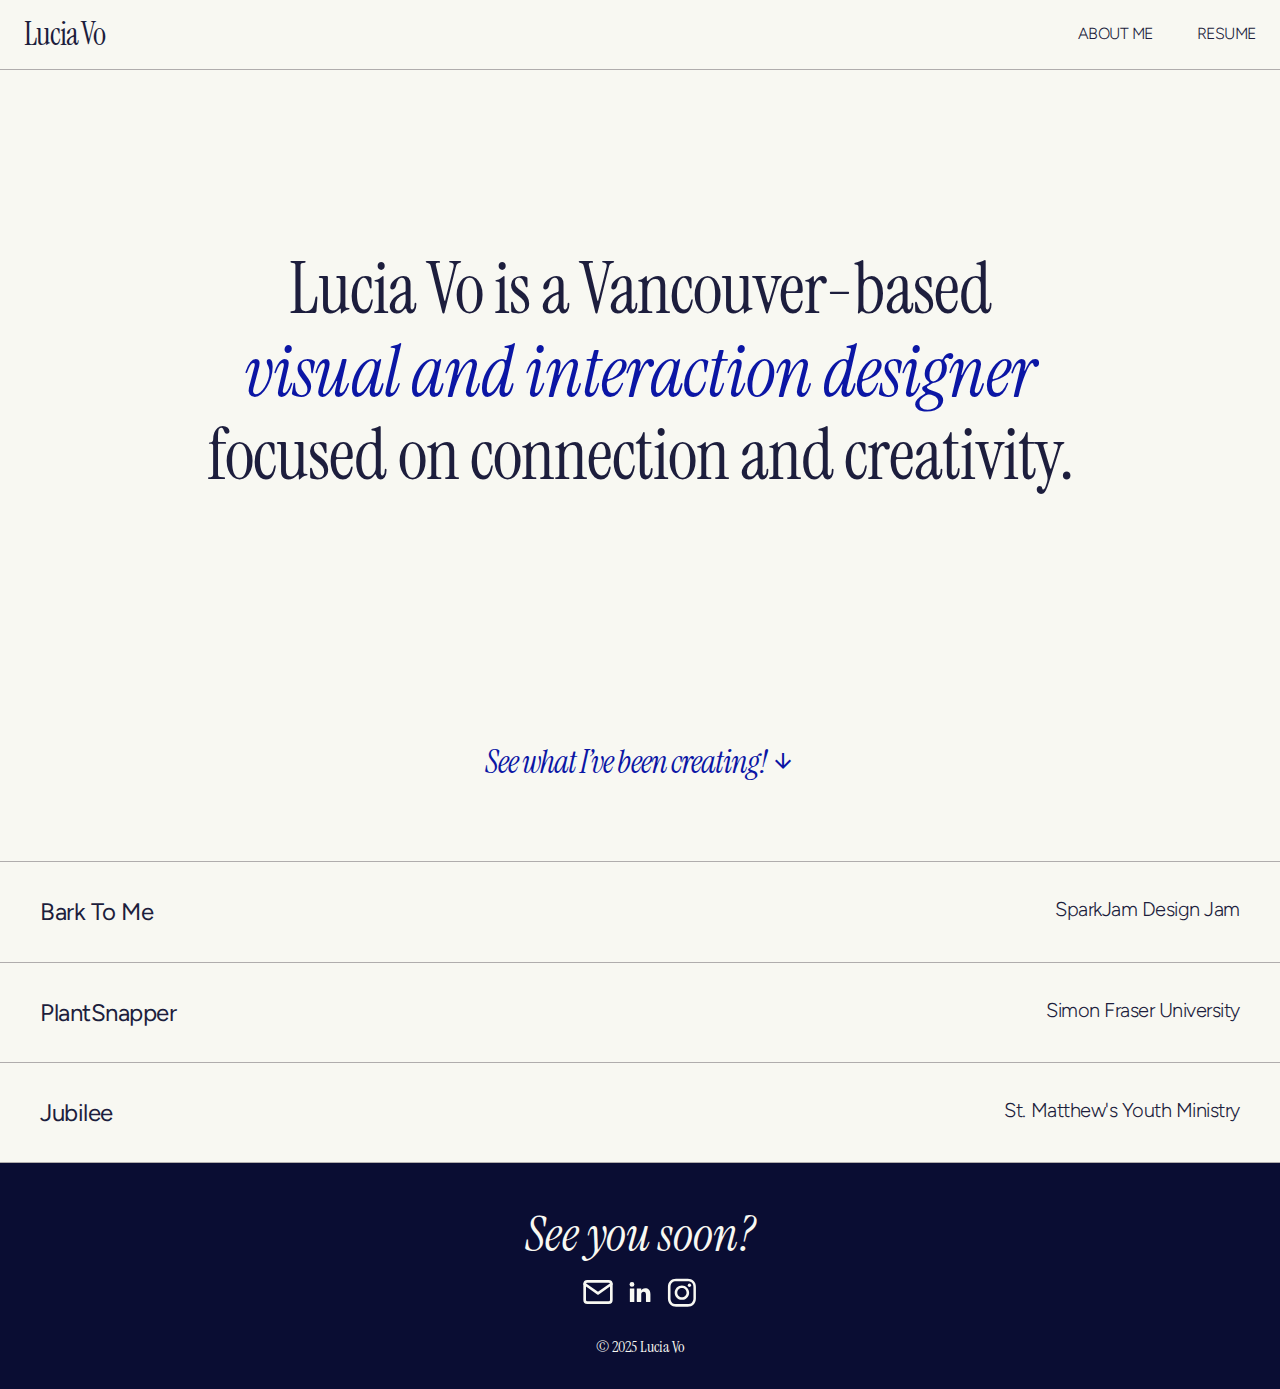
<file: index.html>
<!DOCTYPE html>
<html lang="en">
<head>
    <meta charset="utf-8" />
    <meta name="viewport" content="width=device-width, initial-scale=1.0">
    <title>Lucia's Portfolio</title>
    <link rel="icon" href="img/favicon.ico">
    <link rel="stylesheet" href="css/main.css">
    <link rel="stylesheet" href="css/grid.css">
    <link rel="stylesheet" href="css/normalize.css">
    <link rel="preconnect" href="https://fonts.googleapis.com">
    <link rel="preconnect" href="https://fonts.gstatic.com" crossorigin>
    <link href="https://fonts.googleapis.com/css2?family=Figtree:ital,wght@0,300..900;1,300..900&family=Instrument+Serif:ital@0;1&display=swap" rel="stylesheet">
    <link href="https://fonts.cdnfonts.com/css/korolev-heavy" rel="stylesheet">
    <link rel="stylesheet" href="https://fonts.googleapis.com/css2?family=Material+Symbols+Outlined:opsz,wght,FILL,GRAD@24,400,0,0&icon_names=arrow_downward" />
</head>


<body>
<header>
    <nav class = "nav-main">
    <a href="index.html" class="nav-name">Lucia Vo</a>
    <section class="nav-options">
    <a href="aboutMe.html" class="nav-main-item">ABOUT ME</a>
    <a href="https://drive.google.com/file/d/16zC4Cj_3j5Fk8yKgoccIFXzMF4IxRmFa/view" class="nav-main-item">RESUME</a>
    <!-- <a href=#footer-contact class="nav-main-item">CONTACT</a> -->
    </section>
    </nav>
</header>



<section class = "hero">
    <h1 class = "hero-text">
    Lucia Vo is a Vancouver-based <span class = "emphasis">visual and interaction designer </span> focused on connection and creativity.</h1>
<a href = "#projects-menu" class = "project-titling" >See what I’ve been creating! 
    <span class="material-symbols-outlined">
arrow_downward
</span>

</a>
</section>


<section id = "projects-menu">
    <a href="BarkToMe.html" class="projects">
    <h2>Bark To Me</h2>
    <p>SparkJam Design Jam</p>
  </a>

  <a href="PlantSnapper.html" class="projects">
    <h2>PlantSnapper</h2>
    <p>Simon Fraser University</p>
  </a>

    <a href="Jubilee.html" class="projects">
    <h2>Jubilee</h2>
    <p>St. Matthew's Youth Ministry</p>
  </a>

    <!-- <a href = "projectOne.html"><section class = "projects"><h2>PROJECT FIVE</h2></section></a> -->
</section>

    <footer>
  <div id="footer-contact">
    <h3 class="contact-header">See you soon?</h3>
    <div class="social-links">
    <a href="mailto:llv1@sfu.ca" id="mail-link" aria-label="Send an email to Lucia">
<!-- Generator: Adobe Illustrator 21.0.2, SVG Export Plug-In . SVG Version: 6.00 Build 0)  -->
<svg class="mail-icon" fill="none" height="24" stroke="currentColor" stroke-linecap="round" stroke-linejoin="round" stroke-width="2" viewBox="0 0 24 24" width="24" xmlns="http://www.w3.org/2000/svg"><path d="M4 4h16c1.1 0 2 .9 2 2v12c0 1.1-.9 2-2 2H4c-1.1 0-2-.9-2-2V6c0-1.1.9-2 2-2z"/><polyline points="22,6 12,13 2,6"/></svg>
</a>  

    <a href="https://www.linkedin.com/in/lucia-vo/" id="linkedin-link" aria-label="Lucia's LinkedIn">
<svg class="linkedin-icon" style="enable-background:new 0 0 124 124;" version="1.1" viewBox="0 0 124 124" xml:space="preserve" xmlns="http://www.w3.org/2000/svg" xmlns:xlink="http://www.w3.org/1999/xlink"><style type="text/css">
</style><g id="XMLID_12_"><g id="XMLID_15_"><g id="XMLID_16_"><g id="XMLID_17_"><path class="st0" d="M102.4,70.7v28.5c0,0.7-0.6,1.3-1.3,1.3H86.4c-0.7,0-1.3-0.6-1.3-1.3V72.7      c0-7-2.5-11.8-8.8-11.8c-4.8,0-7.6,3.2-8.9,6.3c-0.5,1.1-0.6,2.7-0.6,4.2v27.8c0,0.7-0.6,1.3-1.3,1.3H50.9      c-0.7,0-1.3-0.6-1.3-1.3c0-7.1,0.2-41.4,0-49.4c0-0.7,0.6-1.3,1.3-1.3h14.7c0.7,0,1.3,0.6,1.3,1.3v6.1c0,0.1-0.1,0.1-0.1,0.2      h0.1v-0.2c2.3-3.5,6.4-8.6,15.6-8.6C93.9,47.3,102.4,54.8,102.4,70.7L102.4,70.7z M24,100.6h14.7c0.7,0,1.3-0.6,1.3-1.3V49.8      c0-0.7-0.6-1.3-1.3-1.3H24c-0.7,0-1.3,0.6-1.3,1.3v49.5C22.8,100,23.3,100.6,24,100.6z" id="XMLID_18_"/></g></g></g><g id="XMLID_13_"><circle class="st0" cx="30.9" cy="32.7" id="XMLID_14_" r="9.3"/></g></g></svg>
</a>  

    <a href="https://www.instagram.com/luciaisdesigning/" id="ig-link" aria-label="Instagram, @luciaisdesigning">
<!-- Generator: Adobe Illustrator 21.0.2, SVG Export Plug-In . SVG Version: 6.00 Build 0)  -->
    <svg class="instagram-icon" xmlns="http://www.w3.org/2000/svg" xmlns:xlink="http://www.w3.org/1999/xlink" x="0px" y="0px"
        viewBox="0 0 56.7 56.7" enable-background="new 0 0 56.7 56.7" xml:space="preserve">
        <g>
            <path d="M28.2,16.7c-7,0-12.8,5.7-12.8,12.8s5.7,12.8,12.8,12.8S41,36.5,41,29.5S35.2,16.7,28.2,16.7z M28.2,37.7   c-4.5,0-8.2-3.7-8.2-8.2s3.7-8.2,8.2-8.2s8.2,3.7,8.2,8.2S32.7,37.7,28.2,37.7z"/>
            <circle cx="41.5" cy="16.4" r="2.9"/>
            <path d="M49,8.9c-2.6-2.7-6.3-4.1-10.5-4.1H17.9c-8.7,0-14.5,5.8-14.5,14.5v20.5c0,4.3,1.4,8,4.2,10.7c2.7,2.6,6.3,3.9,10.4,3.9   h20.4c4.3,0,7.9-1.4,10.5-3.9c2.7-2.6,4.1-6.3,4.1-10.6V19.3C53,15.1,51.6,11.5,49,8.9z M48.6,39.9c0,3.1-1.1,5.6-2.9,7.3   s-4.3,2.6-7.3,2.6H18c-3,0-5.5-0.9-7.3-2.6C8.9,45.4,8,42.9,8,39.8V19.3c0-3,0.9-5.5,2.7-7.3c1.7-1.7,4.3-2.6,7.3-2.6h20.6   c3,0,5.5,0.9,7.3,2.7c1.7,1.8,2.7,4.3,2.7,7.2V39.9L48.6,39.9z"/>
        </g>
    </svg>
</a>     
  </div>

  <div class="footer-copyright">
    © 2025 Lucia Vo
  </div>
</div>
</footer>
</body>
</html>
</file>
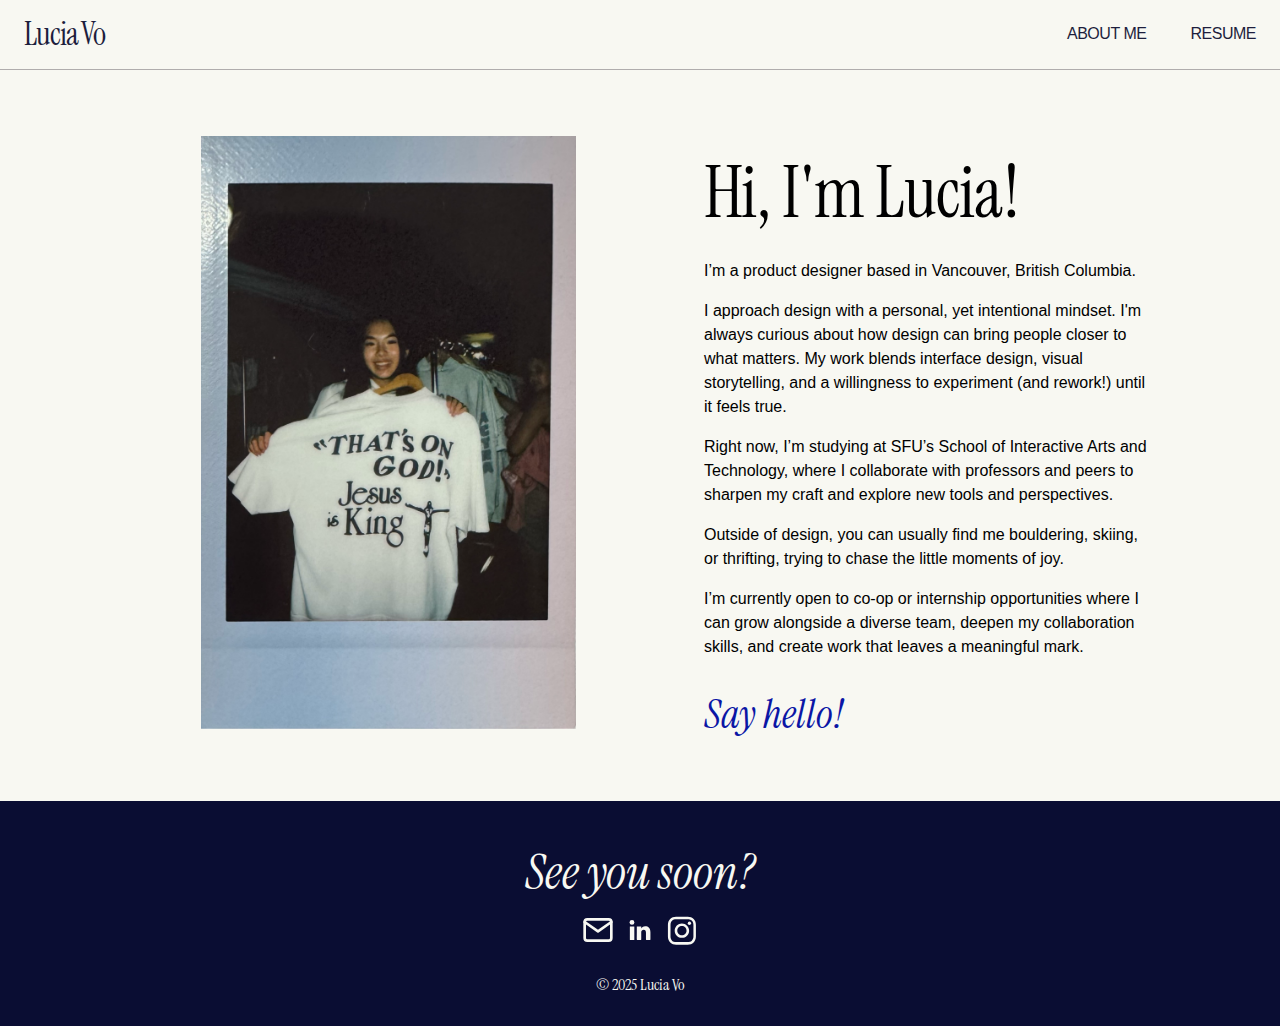
<file: aboutMe.html>
<!DOCTYPE html>
<html lang="en">
<head>
    <meta charset="utf-8" />
    <meta name="viewport" content="width=device-width, initial-scale=1.0">
    <title>About Lucia!</title>
    <link rel="icon" href="img/favicon.ico">
    <link rel="stylesheet" href="css/main.css">
    <link rel="stylesheet" href="css/grid.css">
    <link rel="stylesheet" href="css/normalize.css">
    <link rel="preconnect" href="https://fonts.googleapis.com">
    <link rel="preconnect" href="https://fonts.gstatic.com" crossorigin>
    <link href="https://fonts.googleapis.com/css2?family=Instrument+Sans:ital,wght@0,400..700;1,400..700&family=Instrument+Serif:ital@0;1&display=swap" rel="stylesheet">
</head>

<body>
<header>
    <nav class = "nav-main">
    <a href="index.html" class="nav-name">Lucia Vo</a>
    <section class="nav-options">
    <a href="aboutMe.html" class="nav-main-item">ABOUT ME</a>
    <a href="https://drive.google.com/file/d/16zC4Cj_3j5Fk8yKgoccIFXzMF4IxRmFa/view" class="nav-main-item">RESUME</a>
    <!-- <a href=#footer-contact class="nav-main-item">CONTACT</a> -->
    </section>
    </nav>
</header>

    <div class = "split-about-me">
        <div class = "left-column">
        <img class = "about-me-picture" src="img/lucia.png" loading = "lazy" width = 375 height = 593 alt="A picture of Lucia!" />
        </div>

        <div class = "right-column">
            <div class = "about-me-text">
            <h1 class = "about-me-title"> Hi, I'm Lucia!</h1>
            <p class = "about-me-description">I’m a product designer based in Vancouver, British Columbia.</p>

            <p class = "about-me-description">I approach design with a personal, yet intentional mindset. I'm always curious about how design can bring people closer to what matters. My work blends interface design, visual storytelling, and a willingness to experiment (and rework!) until it feels true.</p>

            <p class = "about-me-description">Right now, I’m studying at SFU’s School of Interactive Arts and Technology, where I collaborate with professors and peers to sharpen my craft and explore new tools and perspectives.</p>

            <p class = "about-me-description">Outside of design, you can usually find me bouldering, skiing, or thrifting, trying to chase the little moments of joy.</p>

            <p class = "about-me-description">I’m currently open to co-op or internship opportunities where I can grow alongside a diverse team, deepen my collaboration skills, and create work that leaves a meaningful mark.</p>
            </div>
            <a class = "about-me-contact" href="mailto:llv1@sfu.ca">Say hello!</a>

        </div>
    </div>
    <footer>
  <div id="footer-contact">
    <h2 class="contact-header">See you soon?</h2>
    <div class="social-links">
    <a href="mailto:llv1@sfu.ca" id="mail-link" aria-label="Send an email to Lucia">
<!-- Generator: Adobe Illustrator 21.0.2, SVG Export Plug-In . SVG Version: 6.00 Build 0)  -->
<svg class="mail-icon" fill="none" height="24" stroke="currentColor" stroke-linecap="round" stroke-linejoin="round" stroke-width="2" viewBox="0 0 24 24" width="24" xmlns="http://www.w3.org/2000/svg"><path d="M4 4h16c1.1 0 2 .9 2 2v12c0 1.1-.9 2-2 2H4c-1.1 0-2-.9-2-2V6c0-1.1.9-2 2-2z"/><polyline points="22,6 12,13 2,6"/></svg>
</a>  

    <a href="https://www.linkedin.com/in/lucia-vo/" id="linkedin-link" aria-label="Lucia's LinkedIn">
<svg class="linkedin-icon" style="enable-background:new 0 0 124 124;" version="1.1" viewBox="0 0 124 124" xml:space="preserve" xmlns="http://www.w3.org/2000/svg" xmlns:xlink="http://www.w3.org/1999/xlink"><style type="text/css">
</style><g id="XMLID_12_"><g id="XMLID_15_"><g id="XMLID_16_"><g id="XMLID_17_"><path class="st0" d="M102.4,70.7v28.5c0,0.7-0.6,1.3-1.3,1.3H86.4c-0.7,0-1.3-0.6-1.3-1.3V72.7      c0-7-2.5-11.8-8.8-11.8c-4.8,0-7.6,3.2-8.9,6.3c-0.5,1.1-0.6,2.7-0.6,4.2v27.8c0,0.7-0.6,1.3-1.3,1.3H50.9      c-0.7,0-1.3-0.6-1.3-1.3c0-7.1,0.2-41.4,0-49.4c0-0.7,0.6-1.3,1.3-1.3h14.7c0.7,0,1.3,0.6,1.3,1.3v6.1c0,0.1-0.1,0.1-0.1,0.2      h0.1v-0.2c2.3-3.5,6.4-8.6,15.6-8.6C93.9,47.3,102.4,54.8,102.4,70.7L102.4,70.7z M24,100.6h14.7c0.7,0,1.3-0.6,1.3-1.3V49.8      c0-0.7-0.6-1.3-1.3-1.3H24c-0.7,0-1.3,0.6-1.3,1.3v49.5C22.8,100,23.3,100.6,24,100.6z" id="XMLID_18_"/></g></g></g><g id="XMLID_13_"><circle class="st0" cx="30.9" cy="32.7" id="XMLID_14_" r="9.3"/></g></g></svg>
</a>  

    <a href="https://www.instagram.com/luciaisdesigning/" id="ig-link" aria-label="Instagram, @luciaisdesigning">
<!-- Generator: Adobe Illustrator 21.0.2, SVG Export Plug-In . SVG Version: 6.00 Build 0)  -->
    <svg class="instagram-icon" xmlns="http://www.w3.org/2000/svg" xmlns:xlink="http://www.w3.org/1999/xlink" x="0px" y="0px"
        viewBox="0 0 56.7 56.7" enable-background="new 0 0 56.7 56.7" xml:space="preserve">
        <g>
            <path d="M28.2,16.7c-7,0-12.8,5.7-12.8,12.8s5.7,12.8,12.8,12.8S41,36.5,41,29.5S35.2,16.7,28.2,16.7z M28.2,37.7   c-4.5,0-8.2-3.7-8.2-8.2s3.7-8.2,8.2-8.2s8.2,3.7,8.2,8.2S32.7,37.7,28.2,37.7z"/>
            <circle cx="41.5" cy="16.4" r="2.9"/>
            <path d="M49,8.9c-2.6-2.7-6.3-4.1-10.5-4.1H17.9c-8.7,0-14.5,5.8-14.5,14.5v20.5c0,4.3,1.4,8,4.2,10.7c2.7,2.6,6.3,3.9,10.4,3.9   h20.4c4.3,0,7.9-1.4,10.5-3.9c2.7-2.6,4.1-6.3,4.1-10.6V19.3C53,15.1,51.6,11.5,49,8.9z M48.6,39.9c0,3.1-1.1,5.6-2.9,7.3   s-4.3,2.6-7.3,2.6H18c-3,0-5.5-0.9-7.3-2.6C8.9,45.4,8,42.9,8,39.8V19.3c0-3,0.9-5.5,2.7-7.3c1.7-1.7,4.3-2.6,7.3-2.6h20.6   c3,0,5.5,0.9,7.3,2.7c1.7,1.8,2.7,4.3,2.7,7.2V39.9L48.6,39.9z"/>
        </g>
    </svg>
</a>     
  </div>

  <div class="footer-copyright">
    © 2025 Lucia Vo
  </div>
</div>
</footer>
</body>
</html>
</file>
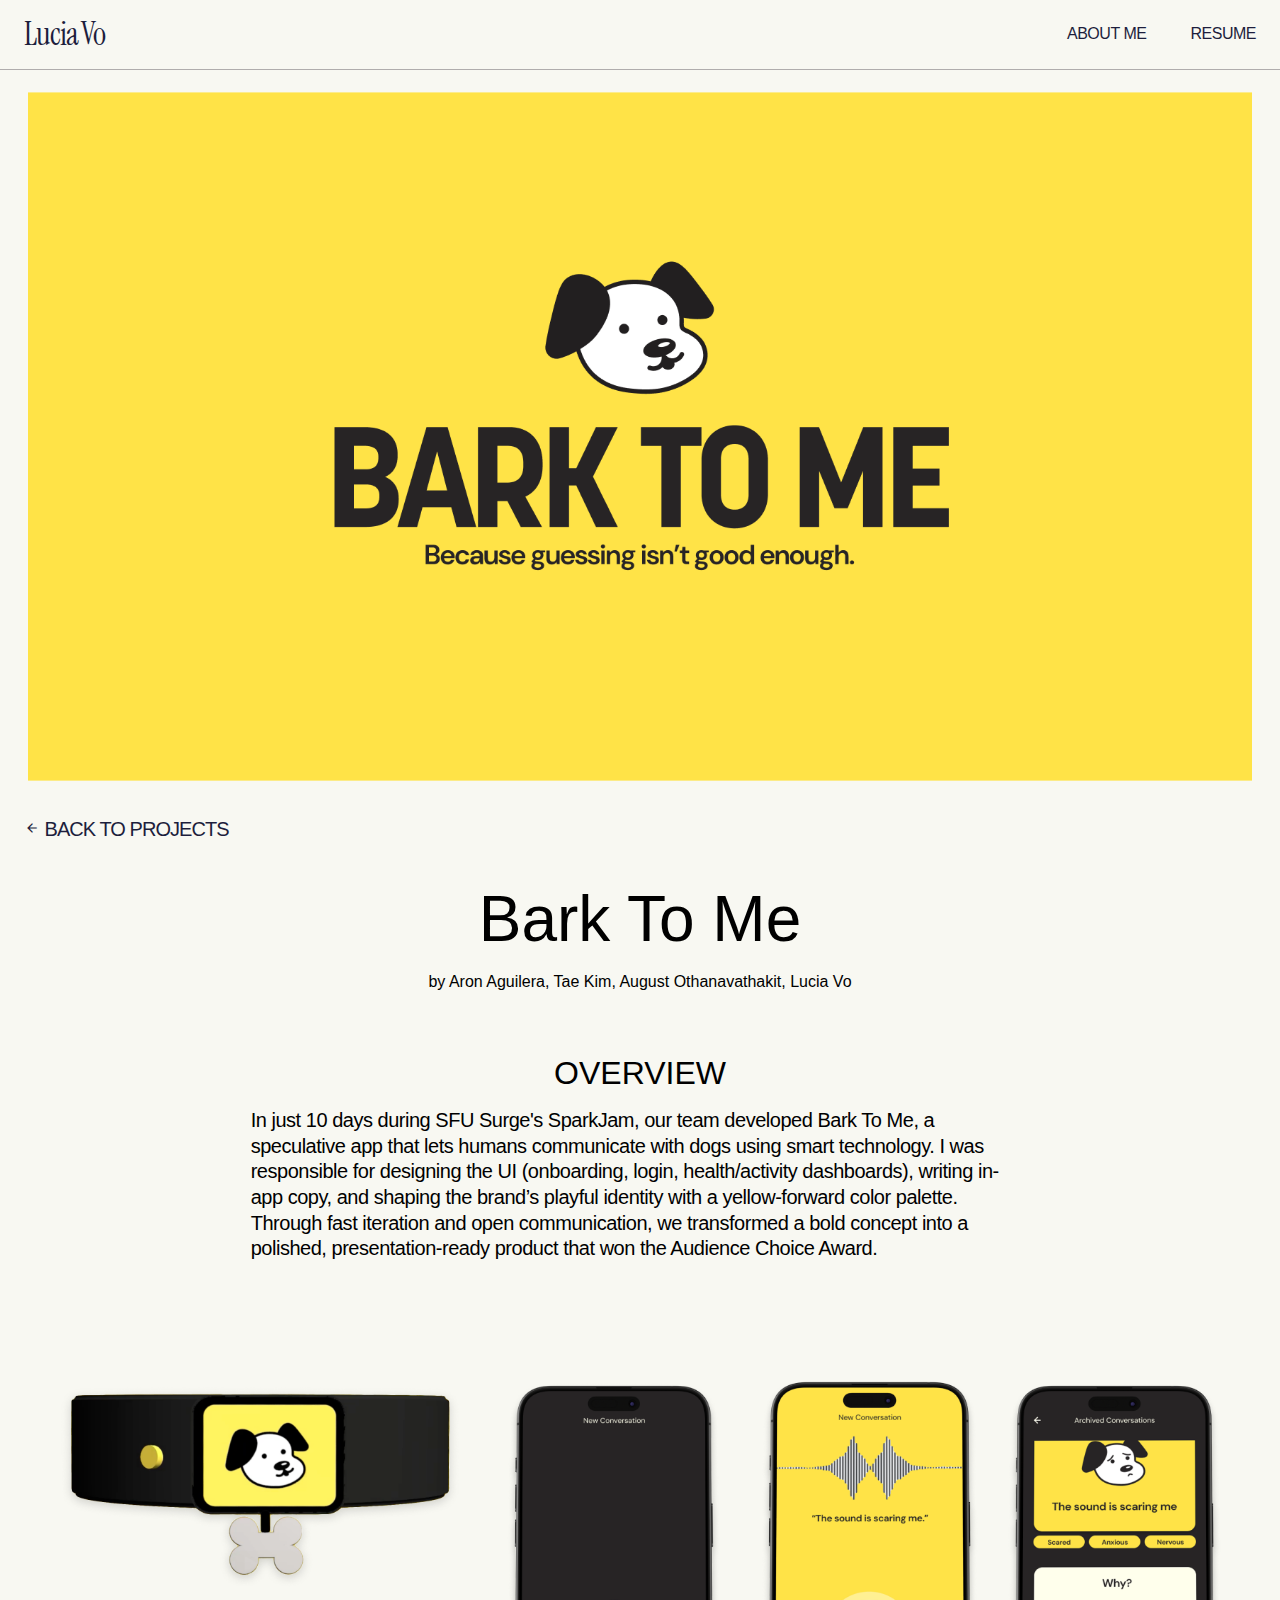
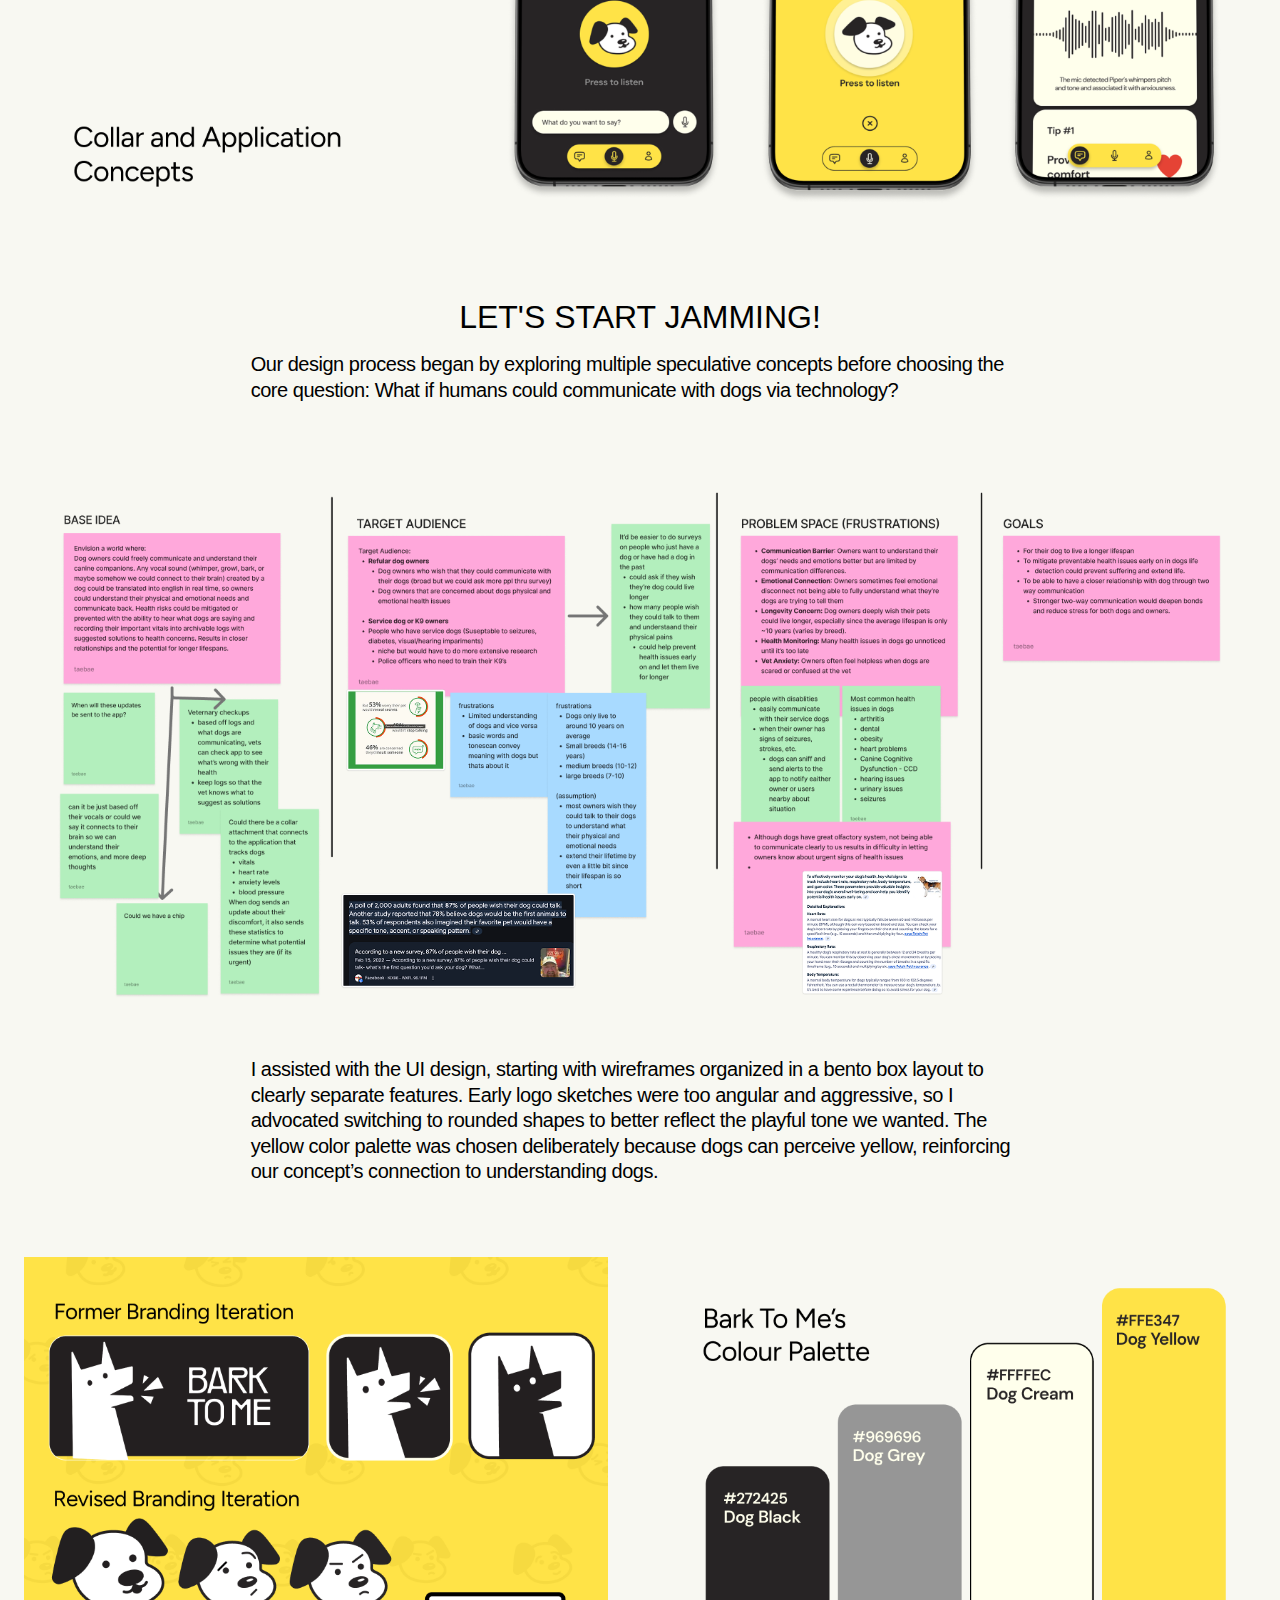
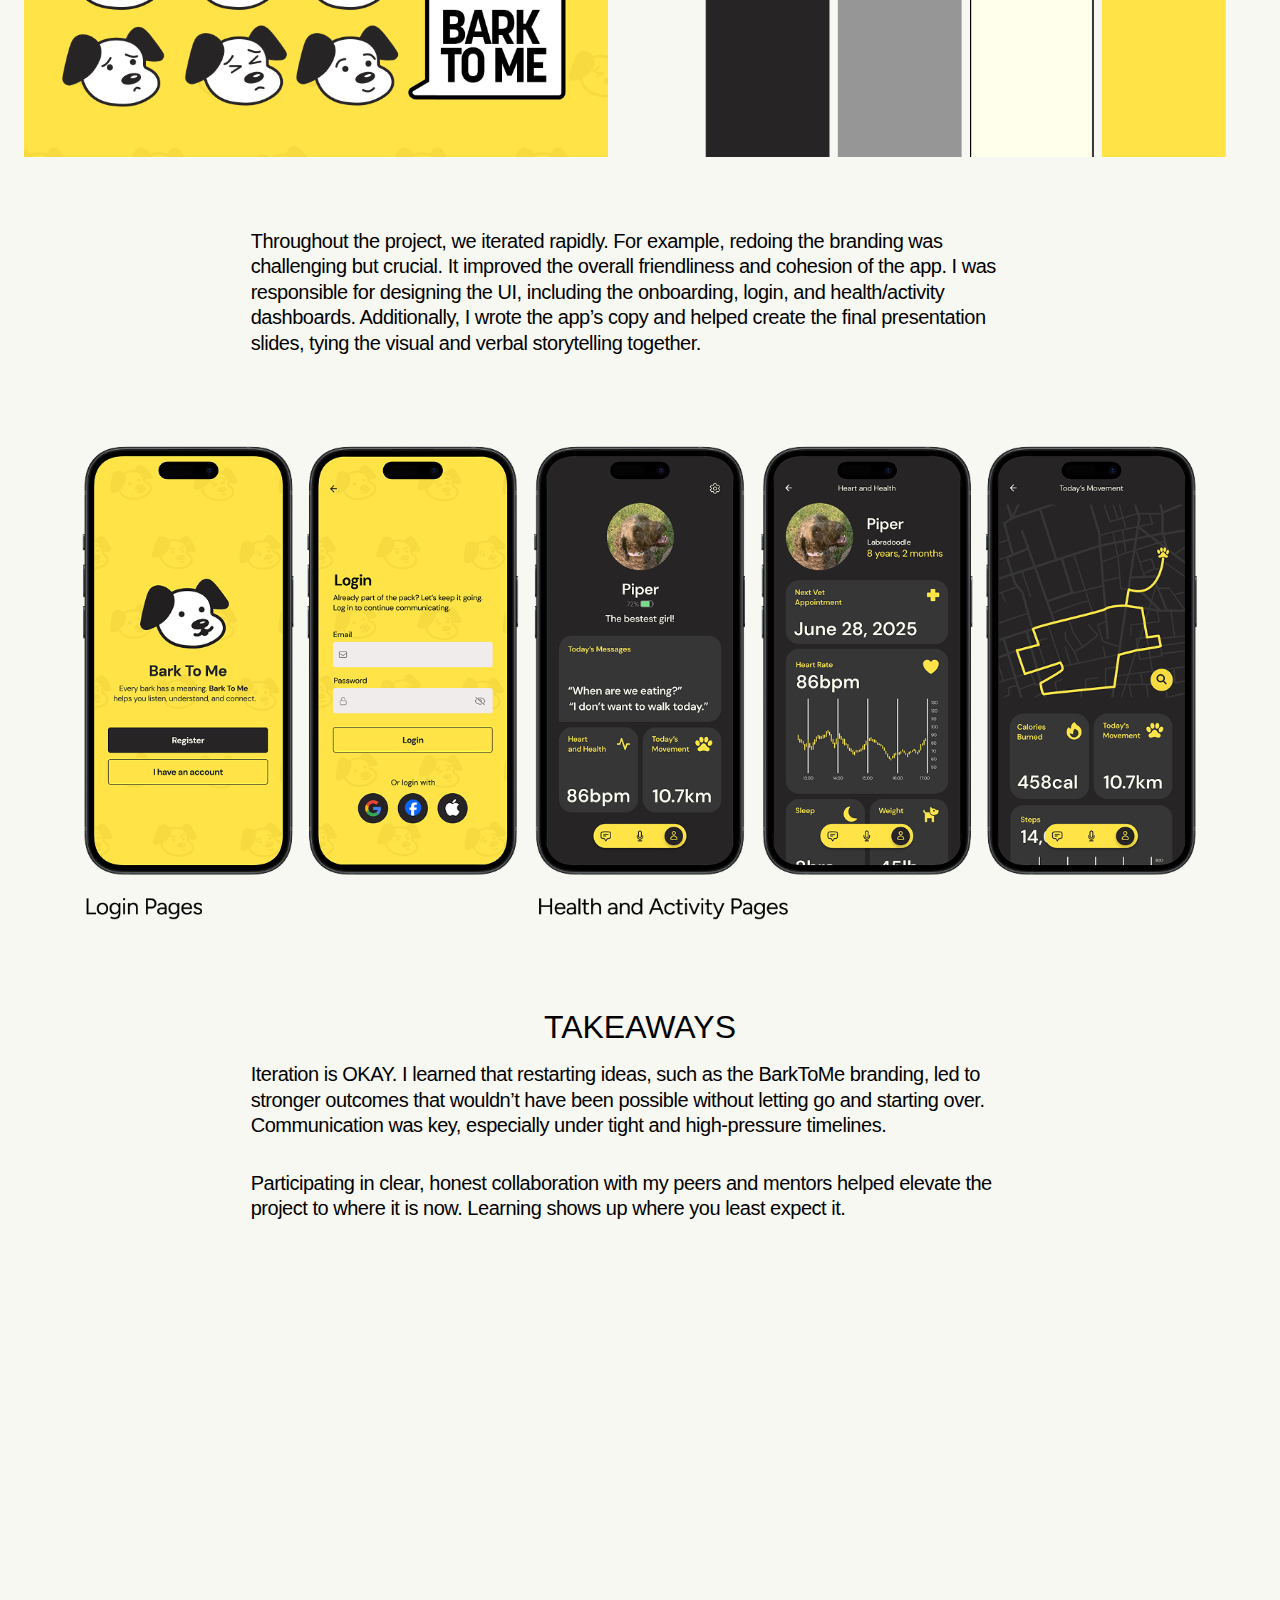
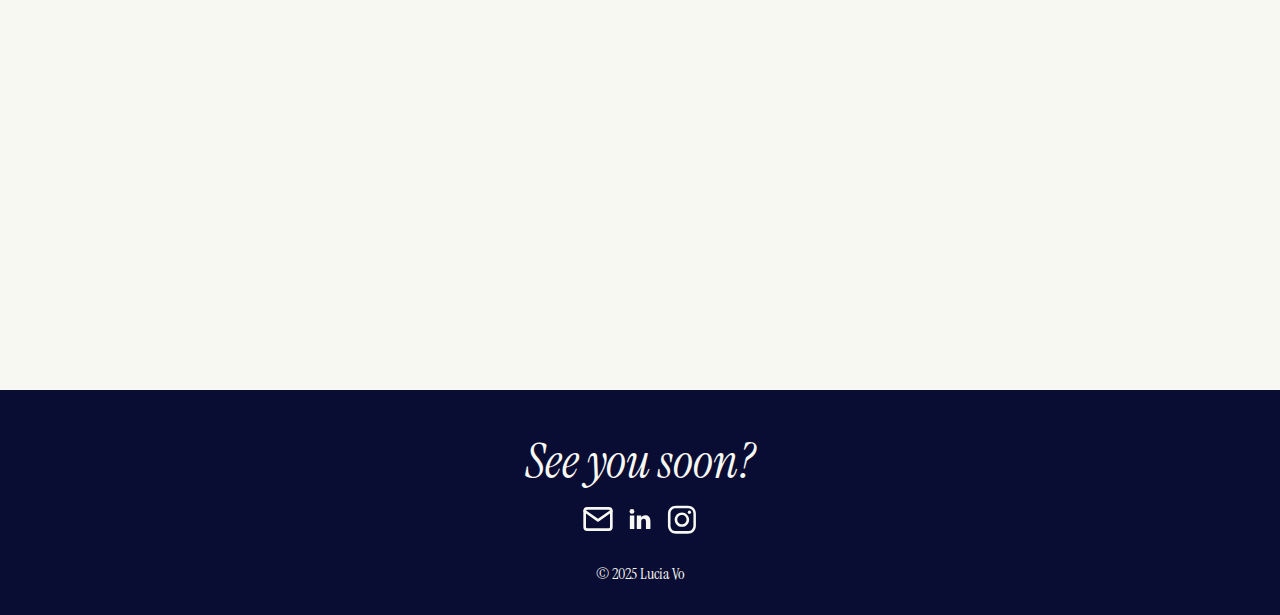
<file: BarkToMe.html>
<!DOCTYPE html>
<html lang="en">
<head>
    <meta charset="utf-8" />
    <meta name="viewport" content="width=device-width, initial-scale=1.0">
    <title>Lucia Vo: BarkToMe</title>
    <link rel="icon" href="img/favicon.ico">
    <link rel="stylesheet" href="css/main.css">
    <link rel="stylesheet" href="css/grid.css">
    <link rel="stylesheet" href="css/normalize.css">
    <link rel="preconnect" href="https://fonts.googleapis.com">
    <link rel="preconnect" href="https://fonts.gstatic.com" crossorigin>
    <link href="https://fonts.googleapis.com/css2?family=Instrument+Sans:ital,wght@0,400..700;1,400..700&family=Instrument+Serif:ital@0;1&display=swap" rel="stylesheet">
    <link rel="stylesheet" href="https://fonts.googleapis.com/css2?family=Material+Symbols+Outlined:opsz,wght,FILL,GRAD@24,400,0,0&icon_names=arrow_back" />
</head>

<body>
<header>
    <nav class = "nav-main">
    <a href="index.html" class="nav-name">Lucia Vo</a>
    <section class="nav-options">
    <a href="aboutMe.html" class="nav-main-item">ABOUT ME</a>
    <a href="https://drive.google.com/file/d/16zC4Cj_3j5Fk8yKgoccIFXzMF4IxRmFa/view" class="nav-main-item">RESUME</a>
    <!-- <a href=#footer-contact class="nav-main-item">CONTACT</a> -->
    </section>
    </nav>
</header>


    <img id = "btm-cover" class = "btm-picture" src="img/BarkToMe_Cover.png"  width = 1728 height = 973 loading="lazy" alt="Bark To Me project cover"/>


<!-- TOP PORTION/OVERVIEW -->
<section class="project-overview">
  <a href="index.html#projects-menu" class="back-to-projects">
    <span id = "arrow-sizing" class="material-symbols-outlined">arrow_back</span> BACK TO PROJECTS
  </a>

    <h1 class="project-title">Bark To Me</h1>
    <p class="project-intro">by Aron Aguilera, Tae Kim, August Othanavathakit, Lucia Vo</p>
    <!-- Overview row -->
      <h2 id="overview-title" class="project-subheading">OVERVIEW</h2>
      <p id = "process-description-padding" class="project-description">
        In just 10 days during SFU Surge's SparkJam, our team developed Bark To Me,
        a speculative app that lets humans communicate with dogs using smart technology.
        I was responsible for designing the UI (onboarding, login, health/activity dashboards),
        writing in-app copy, and shaping the brand’s playful identity with a yellow-forward
        color palette. Through fast iteration and open communication, we transformed a bold
        concept into a polished, presentation-ready product that won the Audience Choice Award.
      </p>
</section>

    <section>
    <img class = "btm-picture" src="img/btm-mockups.png" width = 1728 height = 731 loading="lazy" alt="Bark To Me Collar, Listening Page, and Conversation page mockups"/>
    </section>

    <section class="description-row">
        <h2 id = "process-intro" class = "project-subheading">LET'S START JAMMING!</h2>
        <p class = "project-description">Our design process began by exploring multiple speculative concepts before choosing the core question: What if humans could communicate with dogs via technology?</p>
        <img class = "btm-picture" src="img/btm-ideation.png" width = 1728 height = 731 loading="lazy" alt="Bark To Me Ideation document"/>
        <p class = "project-description">I assisted with the UI design, starting with wireframes organized in a bento box layout to clearly separate features. Early logo sketches were too angular and aggressive, so I advocated switching to rounded shapes to better reflect the playful tone we wanted. The yellow color palette was chosen deliberately because dogs can perceive yellow, reinforcing our concept’s connection to understanding dogs.</p>

            <section class = "btm-photos-split">
            <img class = "btm-picture-split" src="img/btm-branding.png" width = 1728 height = 731 loading="lazy" alt="Bark To Me Logo and Branding Iterations"/>
            <img class = "btm-picture-split" src="img/btm-colour-palette.png" width = 1728 height = 731 loading="lazy" alt="Bark To Me Colour Palette"/>
        </section>

        <p class = "project-description">Throughout the project, we iterated rapidly. For example, redoing the branding was challenging but crucial. It improved the overall friendliness and cohesion of the app. I was responsible for designing the UI, including the onboarding, login, and health/activity dashboards. Additionally, I wrote the app’s copy and helped create the final presentation slides, tying the visual and verbal storytelling together.
        </p>
        <img class = "btm-picture" src="img/btm-my-contribution.png" width = 1728 height = 731 loading="lazy" alt="My Bark To Me contributions: login, profile and activity pages"/>
    </section>

    <section>
        <h2 class = "project-subheading">TAKEAWAYS</h2>
        <p id = "takeaway" class = "project-description">Iteration is OKAY. I learned that restarting ideas, such as the BarkToMe branding, led to stronger outcomes that wouldn’t have been possible without letting go and starting over.
        Communication was key, especially under tight and high-pressure timelines.</p>
        <p class = "project-description">Participating in clear, honest collaboration with my peers and mentors helped elevate the project to where it is now.
        Learning shows up where you least expect it.</p>
    </section>
    <section class = "video">
        <iframe width="1260" height="731" src="https://www.youtube.com/embed/4QMyEhJj-XM" title="Bark To Me Pitch Video" allow="accelerometer; autoplay; clipboard-write; encrypted-media; gyroscope; picture-in-picture" allowfullscreen="">
        </iframe>
    </section>

<!--     
    <section id = "btm-titling">
    <h1 class = "project-title">BARKTOME</h1>
    <div class="info-row">
    <div class = "short-description">UI and Product Design, Research, Copywriting</div>
    <div class = "company">SparkJam Design Jam by SFU Surge</div> 
    </div>
    </section> -->
<!-- 
    <section class = "btm-process">
    <p class = "btm-intro">For the SparkJam design jam, we chose the Future Track, creating a project based on the future. Our team explored multiple speculative design concepts, however, we agreed on one particularly intriguing question to tackle: What if we lived in a world where humans could communicate with dogs through smart technology?
    </p>
    <p class = "btm-middle">Our early wireframes used a bento box layout to visually organize features. We also iterated on logo sketches, initially leaning too angular for the playful tone we wanted. To create a friendlier brand, we redesigned it with rounded shapes. We chose a yellow-focused palette because dogs can see yellow, a true homage to our core idea of connecting with them more deeply.
    </p>
    <p class = "btm-middle">I handled the UI design, including the onboarding and login screens, as well as the health and activity dashboards. I also wrote copy throughout the app and designed our team’s final presentation slides.
    </p>
    </section>   -->

    <footer>
  <div id="footer-contact">
    <h3 class="contact-header">See you soon?</h3>
    <div class="social-links">
    <a href="mailto:llv1@sfu.ca" id="mail-link" aria-label="Send an email to Lucia">
<!-- Generator: Adobe Illustrator 21.0.2, SVG Export Plug-In . SVG Version: 6.00 Build 0)  -->
<svg class="mail-icon" fill="none" height="24" stroke="currentColor" stroke-linecap="round" stroke-linejoin="round" stroke-width="2" viewBox="0 0 24 24" width="24" xmlns="http://www.w3.org/2000/svg"><path d="M4 4h16c1.1 0 2 .9 2 2v12c0 1.1-.9 2-2 2H4c-1.1 0-2-.9-2-2V6c0-1.1.9-2 2-2z"/><polyline points="22,6 12,13 2,6"/></svg>
</a>  

    <a href="https://www.linkedin.com/in/lucia-vo/" id="linkedin-link" aria-label="Lucia's LinkedIn">
<svg class="linkedin-icon" style="enable-background:new 0 0 124 124;" version="1.1" viewBox="0 0 124 124" xml:space="preserve" xmlns="http://www.w3.org/2000/svg" xmlns:xlink="http://www.w3.org/1999/xlink"><style type="text/css">
</style><g id="XMLID_12_"><g id="XMLID_15_"><g id="XMLID_16_"><g id="XMLID_17_"><path class="st0" d="M102.4,70.7v28.5c0,0.7-0.6,1.3-1.3,1.3H86.4c-0.7,0-1.3-0.6-1.3-1.3V72.7      c0-7-2.5-11.8-8.8-11.8c-4.8,0-7.6,3.2-8.9,6.3c-0.5,1.1-0.6,2.7-0.6,4.2v27.8c0,0.7-0.6,1.3-1.3,1.3H50.9      c-0.7,0-1.3-0.6-1.3-1.3c0-7.1,0.2-41.4,0-49.4c0-0.7,0.6-1.3,1.3-1.3h14.7c0.7,0,1.3,0.6,1.3,1.3v6.1c0,0.1-0.1,0.1-0.1,0.2      h0.1v-0.2c2.3-3.5,6.4-8.6,15.6-8.6C93.9,47.3,102.4,54.8,102.4,70.7L102.4,70.7z M24,100.6h14.7c0.7,0,1.3-0.6,1.3-1.3V49.8      c0-0.7-0.6-1.3-1.3-1.3H24c-0.7,0-1.3,0.6-1.3,1.3v49.5C22.8,100,23.3,100.6,24,100.6z" id="XMLID_18_"/></g></g></g><g id="XMLID_13_"><circle class="st0" cx="30.9" cy="32.7" id="XMLID_14_" r="9.3"/></g></g></svg>
</a>  

    <a href="https://www.instagram.com/luciaisdesigning/" id="ig-link" aria-label="Instagram, @luciaisdesigning">
<!-- Generator: Adobe Illustrator 21.0.2, SVG Export Plug-In . SVG Version: 6.00 Build 0)  -->
    <svg class="instagram-icon" xmlns="http://www.w3.org/2000/svg" xmlns:xlink="http://www.w3.org/1999/xlink" x="0px" y="0px"
        viewBox="0 0 56.7 56.7" enable-background="new 0 0 56.7 56.7" xml:space="preserve">
        <g>
            <path d="M28.2,16.7c-7,0-12.8,5.7-12.8,12.8s5.7,12.8,12.8,12.8S41,36.5,41,29.5S35.2,16.7,28.2,16.7z M28.2,37.7   c-4.5,0-8.2-3.7-8.2-8.2s3.7-8.2,8.2-8.2s8.2,3.7,8.2,8.2S32.7,37.7,28.2,37.7z"/>
            <circle cx="41.5" cy="16.4" r="2.9"/>
            <path d="M49,8.9c-2.6-2.7-6.3-4.1-10.5-4.1H17.9c-8.7,0-14.5,5.8-14.5,14.5v20.5c0,4.3,1.4,8,4.2,10.7c2.7,2.6,6.3,3.9,10.4,3.9   h20.4c4.3,0,7.9-1.4,10.5-3.9c2.7-2.6,4.1-6.3,4.1-10.6V19.3C53,15.1,51.6,11.5,49,8.9z M48.6,39.9c0,3.1-1.1,5.6-2.9,7.3   s-4.3,2.6-7.3,2.6H18c-3,0-5.5-0.9-7.3-2.6C8.9,45.4,8,42.9,8,39.8V19.3c0-3,0.9-5.5,2.7-7.3c1.7-1.7,4.3-2.6,7.3-2.6h20.6   c3,0,5.5,0.9,7.3,2.7c1.7,1.8,2.7,4.3,2.7,7.2V39.9L48.6,39.9z"/>
        </g>
    </svg>
</a>     
  </div>

  <div class="footer-copyright">
    © 2025 Lucia Vo
  </div>
</div>
</footer>
</body>
</html>
</file>
<file: css/main.css>
:root {
    --accent: #12175A;
    --text-accent: #0B16A5;
    --lighter-accent: #9498d1;
    --black: #1D1E3D;
    --white: #f8f8f2;
    --footer: #0A0D33;
}


.nav-main{
    position: fixed;
    top: 0;
    padding-top: 1rem;
    padding-bottom: 1rem;
    width: 100%;
    background-color: var(--white);
    display: flex;
    justify-content: space-between; 
    align-items: center;
    z-index: 5;
    border-width: 1px;
    border-color: #b0adad;
    border-bottom-style: solid;
    
}

.nav-name{
    font-family: "Instrument Serif", serif;
    color:var(--black);
    text-decoration: none;
    font-size: 2rem;
    letter-spacing: -0.07rem;
    margin-right: 1.5rem;
    margin-left: 1.5rem;
    transition: color 0.2s ease-in-out;
}

.nav-name:hover, .nav-name:focus, .nav-main-item:hover, .nav-main-item:focus{
    color: var(--text-accent);

}

.nav-main-item{
    color:var(--black);
    text-decoration: none;
    font-family: "Figtree", sans-serif;
    font-weight: 100;
    /* padding-left: 0.75rem;
    padding-right: 0.75rem; */
    margin-right: 1.5rem;
    margin-left: 1rem;
    letter-spacing:-0.03rem;
    transition: color 0.2s ease-in-out;
}


body{
    background-color: var(--white);
}

.btm-photos-split {
  display: flex;
  flex-wrap: wrap; /* lets them stack on small screens */
  gap: 1rem; /* space between images */
  width: 100%;
}

.btm-picture-split {
  flex: 1 1 calc(50% - 0.5rem);
  max-width: calc(50% - 0.5rem);
  height: auto;
  object-fit: cover;
  padding: 1.5rem;
  margin: 0;
  margin-bottom: 2rem;
  display: block;
}


img.btm-picture {
  max-width: 100%;  /* responsive scaling */
  height: auto;     /* keep aspect ratio */
  padding-top: 2rem;
  padding-bottom: 2rem;
  padding-left: 1.5rem;
  padding-right: 1.5rem;
}

img#btm-cover{
  padding-top: 5.75rem;
  padding-left: 1.75rem;
  padding-right: 1.75rem;
}

.video {
  position: relative;
  padding-bottom: 56.25%; /* 16:9 aspect ratio */

  height: 0;
  overflow: hidden;
  max-width: 100%;
}



.video iframe {
  position: absolute;
  top: 0;
  left: 0;
  width: 100%;
  height: 100%;
  border: 0;
    padding-left: 1.75rem;
  padding-right: 1.75rem;
  padding-bottom: 1.75rem;
  /* z-index: -5; */
    scale: 90%;
}

.project-title{
    font-family: "Figtree", sans-serif;
    font-weight: 100;
    font-size: 4rem;

    margin-bottom: 0rem;
    text-align: center;
}

#btm-titling{
    /* font-family: "Instrument Serif", serif;
    font-weight: 400; */
    /* letter-spacing: -0.06rem;
    font-size: 10rem; */
    /* height: 50%; */
    /* padding-top: 15rem; */
    /* padding-bottom: .25rem; */
    /* padding-left: 2.5rem;
    padding-right: 2.5rem; */
    text-align: center;
}


.info-row {
    margin-top: 0;
    display: flex;
    justify-content: space-between; /* puts one on left, one on right */
    align-items: center; /* aligns them vertically */
    background-color: #FFE347;
    padding: 3rem 5.5rem;
    padding-top: 0;
}

.short-description,
.company {
    font-family: "Figtree", sans-serif;
    font-size: 1.5rem;
    letter-spacing: -0.04rem;
    color: var(--black);
}

.short-description {
    text-align: left;
    flex: 1; /* take up remaining space */
}

.company {
    text-align: right;
    white-space: nowrap; /* keeps company text from wrapping */
    margin-left: 2rem;
}


h1.hero-text{
    font-family: "Instrument Serif", serif;
    font-weight: 100;
    letter-spacing: -0.06rem;
    font-size: 4.5rem;
    /* height: 50%; */
    margin: 3rem auto;
    padding-top: 12.5rem;
    padding-bottom: 12.5rem;
    padding-left: 2.5rem;
    padding-right: 2.5rem;
    max-width: 30ch;
    text-align: center;
    color: var(--black);
    /* background-color:var(--white); */
}

span.emphasis{
    color: var(--text-accent);
    font-style: italic;
    margin: 0 0.35rem;
    display:inline-block;
    
}

#projects-menu{
    border-width: 1px;
    border-color: #b0adad;
    border-bottom-style: solid;
}

#projects-menu a{
    text-decoration: none;
}

.projects{
    padding: 1rem;
    border-width: 1px;
    border-color: #b0adad;
    color: var(--black);
    border-top-style: solid;
    margin-bottom:0;
    display: flex;
    text-decoration: none;
background-image: linear-gradient(90deg, var(--accent));
background-repeat: no-repeat;
background-position: left top;
background-size: 100% 0;
transition: background-size 400ms;
    --bg-h: 100%;
}
.projects:hover,
.projects:focus {
  background-size: 100% 100%;
  color: #f8f8f2; /* light text */
  outline: none; /* optionally remove default outline */
}

.back-to-projects{
    color:var(--black);
    font-family: "Figtree", sans-serif;
    font-weight: 100;
    letter-spacing: -0.06rem;
    font-size: 1.25rem;  
    margin-left: 1.5rem;
    transition: color 0.2s ease-in-out;
}

span#arrow-sizing{
    font-size: 1rem;
}

.back-to-projects:hover, .back-to-projects:focus{
    color: var(--text-accent);
}


.project-titling{
    color: var(--text-accent);
    font-family: "Instrument Serif", sans-serif;
    font-weight: 100;
    letter-spacing: -0.06rem;
    font-size: 2rem;
    font-style: italic;
    text-align: center;
    display: block;          /* allow margin auto centering */
    width: fit-content;      /* shrink-wrap to text */
    margin: 0 auto 5rem;     /* top: 0, sides: auto, bottom: 5rem */
    transition: color 0.2s ease-in-out;
    animation: bounce 2.3s infinite;
    /* height: 50%; */
    /* margin: 3rem auto;
    padding-top: 15rem;
    padding-bottom: 20rem;
    max-width: 37ch; */
}

@keyframes bounce{
  0%, 100% {
    transform: translateY(0);
  }
  50% {
    transform: translateY(-1rem); /* bounce up 20px */
  }
}

.project-titling:hover, .project-titling:focus{
    color:var(--lighter-accent)
}

.projects h2{
    font-family: "Figtree", serif;
    font-weight: 400;
    margin-right: 1.5rem;
    margin-left: 1.5rem;
    letter-spacing: -0.03rem;
    display:inline-block;
    justify-content: flex-start; /* Align children to the right */
    
}

.projects p{
    font-family: "Figtree", serif;
    font-weight: 300;
    letter-spacing: -0.03rem;
    display:inline-block;
    text-align: right;
    margin-left: auto;       /* Pushes it to the right */
    justify-content: flex-end; /* Align children to the right */
    font-size: 1.25rem;
    margin-right: 1.5rem;
}

.project-intro{
    font-family: "Figtree", sans-serif;
    font-weight: 300;
    font-size: 1rem;
    text-align: center;
    margin-top: 1rem;
    margin-bottom: 4rem;
}

.project-subheading {
      font-family: "Figtree", sans-serif;
    font-weight: 300;
    font-size: 2rem;
    text-align: center;
    margin:auto;
        margin-top: 1rem;
    margin-bottom: 1rem;

}


.project-description {
    font-family: "Figtree", sans-serif;
    font-weight: 300;
    letter-spacing: -0.03rem;
    font-size: 1.25rem;
    max-width: 70ch;
    line-height: 1.60rem;
        margin:auto;
    margin-bottom: 3rem;
    margin-top: 1rem;
}

p#process-description-padding{
    margin-bottom: 2rem;

}

h2#process-intro{
            margin-top: 1rem;
        padding-bottom: 0rem;
}

p#takeaway{
    margin-bottom: 2rem;
}


h2#overview-title{
        margin: auto;
        margin-top: 1rem;
        margin-bottom: 1rem;
}

.split-about-me{
      display: flex;
      width: 100%;
}

.left-column,
.right-column {
  flex: 1;
  padding: 4rem;
}

h1.about-me-title{
    font-family: "Instrument Serif", serif;
    font-weight: 100;
    letter-spacing: -0.06rem;
    font-size: 4.5rem;
    /* height: 50%; */
    /* margin: 3rem auto; */
    padding-top: 2.5rem;
    margin-bottom: 1.5rem;
    /* padding-left: 2.5rem;
    padding-right: 2.5rem; */
}

p.about-me-description{
    font-family: "Figtree", sans-serif;
    font-weight: 100;
    font-size:1rem;
    max-width: 50ch;    
    line-height:1.5rem;
}

.left-column {
  display: flex;
  justify-content: end;
  align-items: center;     /* centers vertically */
}

.about-me-picture{
  max-width: 100%;
  height: auto;
  padding-top: 4rem;
}

.about-me-text{
    margin-bottom: 2rem;
}

a.about-me-contact{
    text-align: center;
    font-style: italic;
    color:var(--text-accent);
    font-family: "Instrument Serif", serif;
    font-weight: 400;
    font-size: 2.5rem;
    transition: color 0.2s ease-in-out;
}

a.about-me-contact:hover, a.about-me-contact:focus{
    color:var(--lighter-accent)
}

footer{
    display: flex;
    flex-direction: column; /* stack instead of side-by-side */
    align-items: center;    /* center horizontally */
    background-color: var(--footer);
    color: var(--white);
    padding: 2rem 1.5rem;
    text-align: center;
}

.left-column, .right-column {
  flex: 1; /* equal width columns */
}

#footer-contact{
    display: flex;
  flex-direction: column; /* stack vertically */
    align-items: center;
    text-align: center;
    background-color: var(--footer);
    color:var(--white);  
}

h3.contact-header, h2.contact-header{
    text-align: center;
    font-style: italic;
    margin-top:0.75rem;
    color:var(--white);
    font-family: "Instrument Serif", serif;
    font-weight: 400;
    font-size: 3rem;
    margin-right: 1.5rem;
    margin-left: 1.5rem;
    padding-bottom: 0rem;
    margin-bottom: 0rem;
}

.social-links{
    display: flex;
    padding-top: 0.85rem;
    padding-bottom: 0.85rem;
      gap: 0.65rem; 
}

.footer-copyright{
    padding-top: 0.75rem;
    color:var(--white);
    font-size: 1rem;
    font-family: "Instrument Serif", serif;

}

.instagram-icon, .linkedin-icon{
    fill: var(--white); /* default color */  
    width: 32px;
    height: 32px;
    transition: fill 0.2s ease-in-out;
}

.mail-icon{
    stroke: var(--white); /* default color */
    width: 32px;
    height: 32px;
    transition: stroke 0.2s ease-in-out;
}

a{
      text-decoration: none;
}

#ig-link:hover *, #ig-link:focus *{
    fill: var(--lighter-accent);
}

#linkedin-link:hover *, #linkedin-link:focus *{
    fill: var(--lighter-accent);
}
#mail-link:hover *, #mail-link:focus *{
    stroke: var(--lighter-accent);
}
</file>
<file: css/grid.css>
* {
	box-sizing: border-box;
}

.grid {
	display: grid;
}

@media (max-width: 64rem) {
    /*LANDING PAGE*/
    h1.hero-text {
    font-size: 3rem;
    padding-left: 2rem;
    padding-right: 2rem;
    }
    /*ABOUT ME*/
    h1.about-me-title{
    font-size: 3rem;
    }
    p.about-me-description{
        font-size:0.85rem;
    }

}

@media (max-width: 51.25rem) {
    /*LANDING PAGE*/
  h1.hero-text {
    font-size: 2.5rem;
    padding-left: 2rem;
    padding-right: 2rem;
  }

    .project-titling{
    font-size: 1.5rem;
  }

  .nav-name{
    font-size: 1.25rem;
    margin-left: 1rem;
  }

.nav-main-item{
    font-size: 0.85rem;
    margin-right: 1rem;
    margin-left: 0rem;
  }

  .projects p, .projects h2{
    font-size: 1.25rem;
}
    /*ABOUT ME*/
    h1.about-me-title{
        padding-top: 0rem;
        margin-top: 0rem;
          text-align: center;
    }
    p.about-me-description{
        margin: auto;
        margin-bottom: 0.75rem;
    }
    .split-about-me {
        flex-direction: column;
    }
    .about-me-picture{
    max-width:65%;
    padding-top: 2rem;
    }
    .left-column{
        padding-bottom: 0rem;
        justify-content: center;
    }

    a.about-me-contact{
      margin: auto;
      display: block;
      font-size: 2rem;
    }
    
    .back-to-projects, span#arrow-sizing{
    font-size:0.95rem;
  }
  .project-title{
    font-size: 3.25rem;
  }

  .project-subheading{
    font-size: 2rem;
  }

  .project-intro{
    font-size:0.95rem;
        line-height: 1.25rem;
  }

  .project-description{
    font-size:0.95rem;
    line-height: 1.25rem;
  }

}

@media (max-width: 40.25rem) {
    /*LANDING PAGE*/
  h1.hero-text {
    font-size: 1.70rem;
    padding-left: 2rem;
    padding-right: 2rem;
    padding-top: 10rem;
    padding-bottom: 5rem;
  }

  .project-titling{
    font-size: 1.25rem;
  }

.nav-name{
    font-size: 1.25rem;
    margin-left: 1rem;
  }

.nav-main-item{
    font-size: 0.75rem;
    margin-right: 1rem;
    margin-left: 0rem;
  }
  
.projects p, .projects h2{
    font-size: 0.95rem;
}

    /*ABOUT ME*/
    h1.about-me-title{
            font-size: 2.80rem;
    }
    p.about-me-description{
        margin: auto;
        margin-bottom: 0.75rem;
        /* font-size: 0.80rem; */
    }
    .about-me-picture{
    max-width:65%;
    padding-top: 2rem;
    margin-bottom: 0rem;
    }
    .left-column{
        padding-bottom: 0rem;
        padding-left: 0rem;
        padding-right: 0rem;
    }
    .right-column{
        padding-top: 2rem;
    }

    /*FOOTER*/
    h3.contact-header{
        font-size:2rem;
    }

    .instagram-icon, .linkedin-icon, .mail-icon{
        width: 24px;
        height: 24px;
    }

      .btm-picture-split {
    flex-basis: 100%;
    max-width: 100%;
  }

  .back-to-projects, span#arrow-sizing{
    font-size:0.85rem;
  }
  .project-title{
    font-size: 3rem;
  }

  .project-subheading{
    font-size: 1.75rem;
  }

  .project-intro{
    font-size:0.85rem;
   margin-left: 1.5rem;
    margin-right: 1.5rem;
        line-height: 1.25rem;
  }

  .project-description{
    font-size:0.85rem;
    line-height: 1.25rem;
    margin-left: 1.5rem;
    margin-right: 1.5rem;
  }

  h3.contact-header, h2.contact-header{
        font-size: 2.25rem;
  }


    
    
}
</file>
